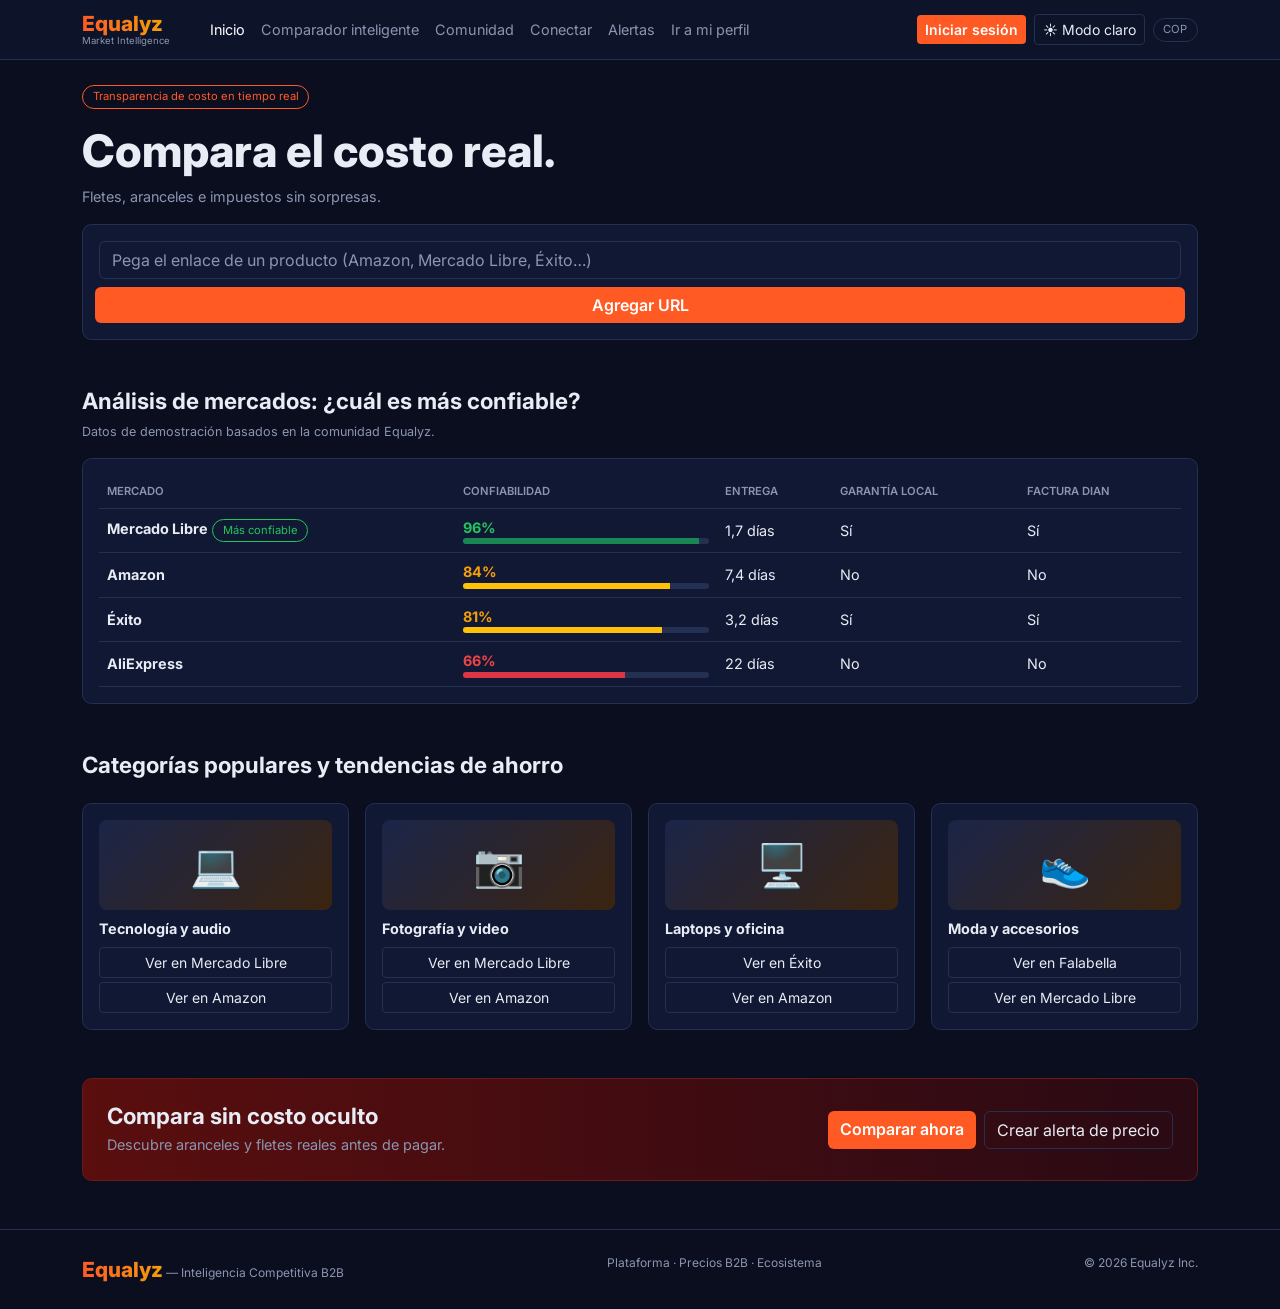
<file: index.html>
<!DOCTYPE html>
<html lang="es">

<head>
    <meta charset="UTF-8">
    <meta name="viewport" content="width=device-width, initial-scale=1">
    <title>Inicio | Equalyz</title>
    <link href="https://cdn.jsdelivr.net/npm/bootstrap@5.3.8/dist/css/bootstrap.min.css" rel="stylesheet">
    <link href="https://fonts.googleapis.com/css2?family=Inter:wght@400;600;800&display=swap" rel="stylesheet">
    <link rel="stylesheet" href="./css/styles.css">
</head>

<body>
    <nav class="navbar navbar-expand-lg sticky-top">
        <div class="container">
            <a class="navbar-brand brand" href="./index.html"><span class="brand-n">Equalyz</span><small>Market
                    Intelligence</small></a>
            <button class="navbar-toggler border-secondary" type="button" data-bs-toggle="collapse" data-bs-target="#m"
                aria-controls="m" aria-expanded="false" aria-label="Menú">
                <span class="navbar-toggler-icon"></span>
            </button>
            <div class="collapse navbar-collapse" id="m">
                <ul class="navbar-nav me-auto ms-lg-3">
                    <li><a class="nav-link active" href="./index.html">Inicio</a></li>
                    <li><a class="nav-link" href="./paginas/comparador.html">Comparador inteligente</a></li>
                    <li id="navEmp" class="d-none">
                        <a class="nav-link" href="./paginas/emprendedor.html">Emprendedor B2B</a>
                    </li>
                    <li><a class="nav-link" href="./paginas/comunidad.html">Comunidad</a></li>
                    <li><a class="nav-link" href="./paginas/conectar.html">Conectar</a></li>
                    <li><a class="nav-link" href="./paginas/alertas.html">Alertas</a></li>
                    <li><a class=" nav-link" href="./paginas/perfil.html">Ir a mi perfil</a></li>
                </ul>
                <span id="authBox"></span><button id="tema" class="btn btn-out btn-sm me-2" type="button">☀ Modo
                    claro</button><span class="tag">COP</span>
            </div>
        </div>
    </nav>
    <main class="container pt-4">
        <span class="tag ac">Transparencia de costo en tiempo real</span>
        <h1 class="hero-t mt-3">Compara el costo real.</h1>
        <p class="mu">Fletes, aranceles e impuestos sin sorpresas.</p>
        <div class="card-eq" id="buscar-box">
            <div class="row g-2">
                <div class="col-md"><input id="url" class="form-control inp"
                        placeholder="Pega el enlace de un producto (Amazon, Mercado Libre, Éxito…)"
                        aria-label="URL del producto"></div>
                <button id="buscar" type="button" class="btn btn-ac w-100">Agregar URL</button>
            </div>
            <p id="err" class="er small mt-2 mb-0 d-none">Escribe una URL válida, por ejemplo https://www.amazon.com/…
            </p>
            <div id="lista"></div>
            <div id="pregunta" class="cta mt-3 d-none"><b>¿Tienes otra URL para añadir o quieres una recomendación
                    personalizada?</b>
                <div class="d-flex flex-wrap gap-2 mt-2">
                    <button id="otra" class="btn btn-out btn-sm">Añadir otra URL</button>
                    <button id="reco" class="btn btn-ac btn-sm">Recomendación personalizada</button>
                    <a href="./paginas/comparador.html" class="btn btn-out btn-sm">Ir al comparador</a>
                </div>
            </div>
        </div>
        <section id="analisis" class="mt-5">
            <h2 class="sec-t">Análisis de mercados: ¿cuál es más confiable?</h2>
            <p class="mu small">Datos de demostración basados en la comunidad Equalyz.</p>
            <div class="card-eq">
                <div class="table-responsive">
                    <table class="table table-eq align-middle mb-0">
                        <thead>
                            <tr>
                                <th>MERCADO</th>
                                <th style="min-width:160px">CONFIABILIDAD</th>
                                <th>ENTREGA</th>
                                <th>GARANTÍA LOCAL</th>
                                <th>FACTURA DIAN</th>
                            </tr>
                        </thead>
                        <tbody>
                            <tr>
                                <td><b>Mercado Libre</b> <span class="tag ok">Más confiable</span></td>
                                <td><b class="ok">96%</b>
                                    <div class="bar"><i class="bg-success" style="width:96%"></i></div>
                                </td>
                                <td>1,7 días</td>
                                <td>Sí</td>
                                <td>Sí</td>
                            </tr>
                            <tr>
                                <td><b>Amazon</b></td>
                                <td><b class="wa">84%</b>
                                    <div class="bar"><i class="bg-warning" style="width:84%"></i></div>
                                </td>
                                <td>7,4 días</td>
                                <td>No</td>
                                <td>No</td>
                            </tr>
                            <tr>
                                <td><b>Éxito</b></td>
                                <td><b class="wa">81%</b>
                                    <div class="bar"><i class="bg-warning" style="width:81%"></i></div>
                                </td>
                                <td>3,2 días</td>
                                <td>Sí</td>
                                <td>Sí</td>
                            </tr>
                            <tr>
                                <td><b>AliExpress</b></td>
                                <td><b class="er">66%</b>
                                    <div class="bar"><i class="bg-danger" style="width:66%"></i></div>
                                </td>
                                <td>22 días</td>
                                <td>No</td>
                                <td>No</td>
                            </tr>
                        </tbody>
                    </table>
                </div>
            </div>
        </section>
        <section class="mt-5">
            <h2 class="sec-t">Categorías populares y tendencias de ahorro</h2>
            <div class="row g-3 mt-1">
                <div class="col-6 col-lg-3">
                    <div class="card-eq h-100">
                        <div class="emo mb-2" role="img" aria-label="Tecnología y audio">💻</div><b>Tecnología y
                            audio</b>
                        <div class="d-grid gap-1 mt-2"><a class="btn btn-out btn-sm"
                                href="https://listado.mercadolibre.com.co/audifonos" target="_blank" rel="noopener">Ver
                                en Mercado Libre</a><a class="btn btn-out btn-sm"
                                href="https://www.amazon.com/s?k=headphones" target="_blank" rel="noopener">Ver en
                                Amazon</a></div>
                    </div>
                </div>
                <div class="col-6 col-lg-3">
                    <div class="card-eq h-100">
                        <div class="emo mb-2" role="img" aria-label="Fotografía y video">📷</div><b>Fotografía y
                            video</b>
                        <div class="d-grid gap-1 mt-2"><a class="btn btn-out btn-sm"
                                href="https://listado.mercadolibre.com.co/camaras-fotograficas" target="_blank"
                                rel="noopener">Ver en Mercado Libre</a><a class="btn btn-out btn-sm"
                                href="https://www.amazon.com/s?k=mirrorless+camera" target="_blank" rel="noopener">Ver
                                en Amazon</a></div>
                    </div>
                </div>
                <div class="col-6 col-lg-3">
                    <div class="card-eq h-100">
                        <div class="emo mb-2" role="img" aria-label="Laptops y oficina">🖥️</div><b>Laptops y
                            oficina</b>
                        <div class="d-grid gap-1 mt-2"><a class="btn btn-out btn-sm"
                                href="https://www.exito.com/s?q=portatil" target="_blank" rel="noopener">Ver en
                                Éxito</a><a class="btn btn-out btn-sm" href="https://www.amazon.com/s?k=laptop"
                                target="_blank" rel="noopener">Ver en Amazon</a></div>
                    </div>
                </div>
                <div class="col-6 col-lg-3">
                    <div class="card-eq h-100">
                        <div class="emo mb-2" role="img" aria-label="Moda y accesorios">👟</div><b>Moda y accesorios</b>
                        <div class="d-grid gap-1 mt-2"><a class="btn btn-out btn-sm"
                                href="https://www.falabella.com.co/falabella-co/search?Ntt=zapatillas" target="_blank"
                                rel="noopener">Ver en Falabella</a><a class="btn btn-out btn-sm"
                                href="https://listado.mercadolibre.com.co/zapatillas" target="_blank" rel="noopener">Ver
                                en Mercado Libre</a></div>
                    </div>
                </div>
            </div>
        </section>
        <div class="cta mt-5 d-flex flex-wrap justify-content-between align-items-center gap-3">
            <div>
                <h2 class="sec-t mb-1">Compara sin costo oculto</h2><span class="mu">Descubre aranceles y fletes reales
                    antes de pagar.</span>
            </div>
            <div class="d-flex gap-2"><a href="./paginas/comparador.html" class="btn btn-ac">Comparar ahora</a><button
                    id="alertaBtn" class="btn btn-out">Crear alerta de precio</button></div>
        </div>
    </main>
    <div class="modal fade" id="mReco" tabindex="-1">
        <div class="modal-dialog">
            <div class="modal-content p-3">
                <h2 class="fs-5 fw-bold">Recomendación personalizada</h2><label class="mu small" for="prio">¿Qué te
                    importa más?</label><select id="prio" class="form-select inp mb-3">
                    <option value="conf">Confiabilidad</option>
                    <option value="rap">Rapidez de entrega</option>
                    <option value="gar">Garantía local</option>
                </select>
                <div id="recoOut"></div>
            </div>
        </div>
    </div>
    <div class="modal fade" id="mAlerta" tabindex="-1">
        <div class="modal-dialog">
            <div class="modal-content p-3">
                <h2 class="fs-5 fw-bold">Crear alerta de precio</h2>
                <input id="alUrl" class="form-control inp mb-2" placeholder="URL del producto" aria-label="URL"><input
                    id="alPrecio" type="number" class="form-control inp mb-2" placeholder="Avísame si baja de (COP)"
                    aria-label="Precio objetivo"><input id="alMail" type="email" class="form-control inp mb-2"
                    placeholder="Correo (opcional)" aria-label="Correo">
                <p id="alErr" class="er small d-none">Escribe una URL válida y un precio mayor que 0.</p><button
                    id="alGuardar" class="btn btn-ac mb-3">Guardar alerta</button><b class="small">Mis alertas</b>
                <div id="alOut"></div>
            </div>
        </div>
    </div>
    <footer class="py-4 mt-5">
        <div class="container d-flex flex-wrap justify-content-between gap-2"><span><b class="brand-n">Equalyz</b> —
                Inteligencia Competitiva B2B</span><span>Plataforma · Precios B2B · Ecosistema</span><span>© 2026
                Equalyz Inc.</span></div>
    </footer>
    <script src="https://cdn.jsdelivr.net/npm/bootstrap@5.3.8/dist/js/bootstrap.bundle.min.js"></script>
    <script src="./JS/tema.js"></script>
    <script src="./JS/app.js"></script>
</body>

</html>
</file>
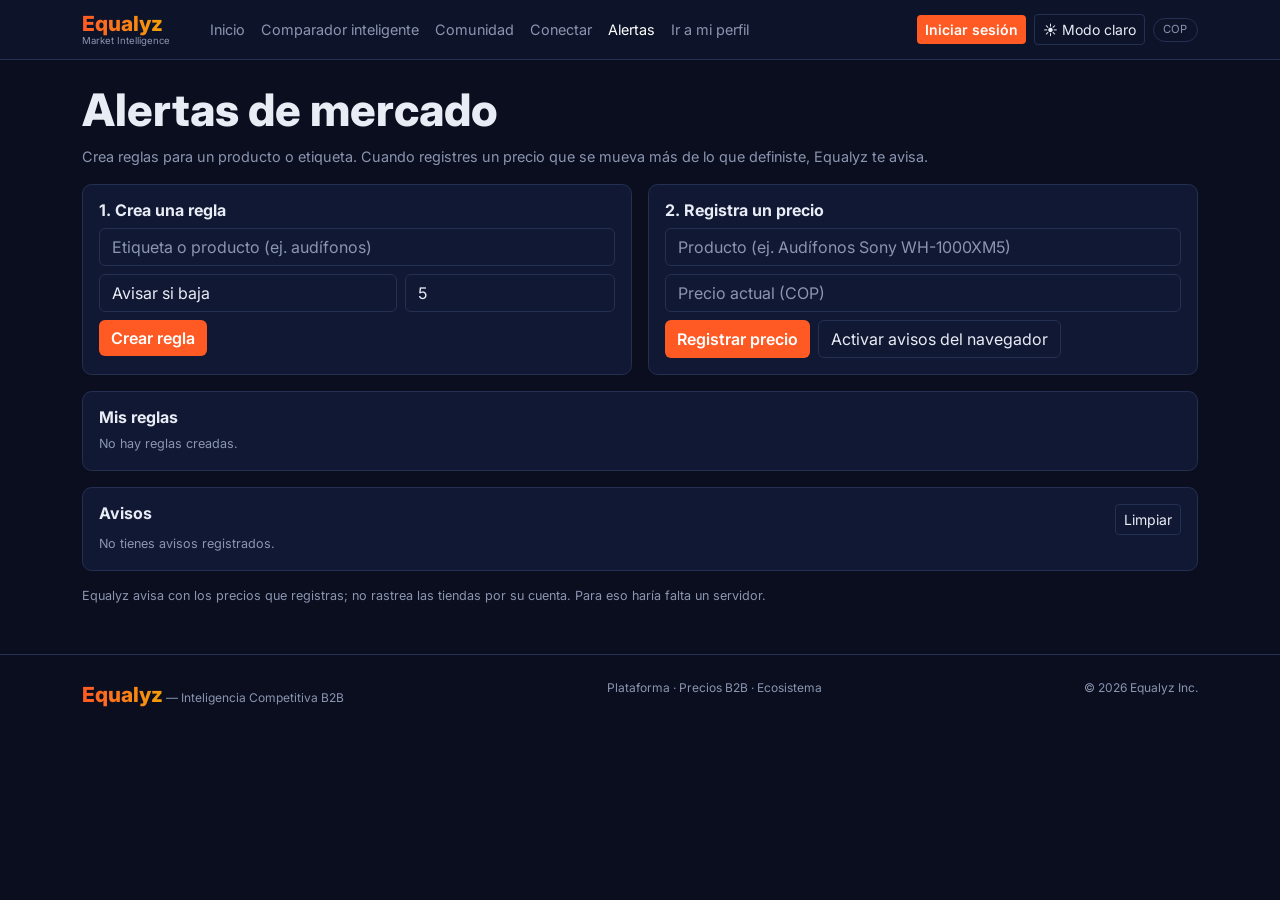
<file: paginas/alertas.html>
<!DOCTYPE html>
<html lang="es">

<head>
    <meta charset="UTF-8">
    <meta name="viewport" content="width=device-width, initial-scale=1">
    <title>Alertas | Equalyz</title>
    <link href="https://cdn.jsdelivr.net/npm/bootstrap@5.3.8/dist/css/bootstrap.min.css" rel="stylesheet">
    <link href="https://fonts.googleapis.com/css2?family=Inter:wght@400;600;800&display=swap" rel="stylesheet">
    <link rel="stylesheet" href="../css/styles.css">
</head>

<body>
    <nav class="navbar navbar-expand-lg sticky-top">
        <div class="container">
            <a class="navbar-brand brand" href="../index.html"><span class="brand-n">Equalyz</span><small>Market
                    Intelligence</small></a>
            <button class="navbar-toggler border-secondary" type="button" data-bs-toggle="collapse" data-bs-target="#m"
                aria-controls="m" aria-expanded="false" aria-label="Menú"><span
                    class="navbar-toggler-icon"></span></button>
            <div class="collapse navbar-collapse" id="m">
                <ul class="navbar-nav me-auto ms-lg-3">
                    <li><a class="nav-link" href="../index.html">Inicio</a></li>
                    <li><a class="nav-link" href="./comparador.html">Comparador inteligente</a></li>
                    <li id="navEmp" class="d-none"><a class="nav-link" href="./emprendedor.html">Emprendedor B2B</a>
                    </li>
                    <li><a class="nav-link" href="./comunidad.html">Comunidad</a></li>
                    <li><a class="nav-link" href="./conectar.html">Conectar</a></li>
                    <li><a class="nav-link active" href="./alertas.html">Alertas</a></li>
                    <li><a class="nav-link" href="./perfil.html">Ir a mi perfil</a></li>
                </ul>
                <span id="authBox"></span><button id="tema" class="btn btn-out btn-sm me-2" type="button">☀ Modo
                    claro</button><span class="tag">COP</span>
            </div>
        </div>
    </nav>
    <main class="container pt-4">
        <h1 class="hero-t">Alertas de mercado</h1>
        <p class="mu">Crea reglas para un producto o etiqueta. Cuando registres un precio que se mueva más de lo que
            definiste, Equalyz te avisa.</p>
        <div class="row g-3">
            <div class="col-lg-6">
                <div class="card-eq h-100">
                    <h2 class="fs-6 fw-bold">1. Crea una regla</h2>
                    <input id="rTag" class="form-control inp mb-2" placeholder="Etiqueta o producto (ej. audífonos)"
                        aria-label="Etiqueta">
                    <div class="row g-2 mb-2">
                        <div class="col-7"><select id="rDir" class="form-select inp" aria-label="Dirección">
                                <option value="baja">Avisar si baja</option>
                                <option value="sube">Avisar si sube</option>
                                <option value="ambas">Avisar si se mueve</option>
                            </select></div>
                        <div class="col-5"><input id="rPct" type="number" min="0.1" step="0.1" value="5"
                                class="form-control inp" aria-label="Porcentaje"></div>
                    </div>
                    <p id="rErr" class="er small d-none">Escribe una etiqueta y un porcentaje mayor que 0.</p><button
                        id="rOk" class="btn btn-ac">Crear regla</button>
                </div>
            </div>
            <div class="col-lg-6">
                <div class="card-eq h-100">
                    <h2 class="fs-6 fw-bold">2. Registra un precio</h2><input id="oNom" class="form-control inp mb-2"
                        placeholder="Producto (ej. Audífonos Sony WH-1000XM5)" aria-label="Producto"><input id="oPrecio"
                        type="number" min="1" class="form-control inp mb-2" placeholder="Precio actual (COP)"
                        aria-label="Precio">
                    <p id="oErr" class="er small d-none">Escribe el producto y un precio mayor que 0.</p>
                    <div class="d-flex gap-2"><button id="oOk" class="btn btn-ac">Registrar precio</button><button
                            id="nOk" class="btn btn-out">Activar avisos del navegador</button></div>
                </div>
            </div>
        </div>
        <section class="card-eq mt-3">
            <h2 class="fs-6 fw-bold">Mis reglas</h2>
            <div id="rList"></div>
        </section>
        <section class="card-eq mt-3">
            <div class="d-flex justify-content-between">
                <h2 class="fs-6 fw-bold">Avisos</h2><button id="dClr" class="btn btn-out btn-sm">Limpiar</button>
            </div>
            <div id="dList"></div>
        </section>
        <p class="mu small mt-3">Equalyz avisa con los precios que registras; no rastrea las tiendas por su cuenta. Para
            eso haría falta un servidor.</p>
    </main>
    <footer class="py-4 mt-5">
        <div class="container d-flex flex-wrap justify-content-between gap-2"><span><b class="brand-n">Equalyz</b> —
                Inteligencia Competitiva B2B</span><span>Plataforma · Precios B2B · Ecosistema</span><span>© 2026
                Equalyz Inc.</span></div>
    </footer>
    <script src="https://cdn.jsdelivr.net/npm/bootstrap@5.3.8/dist/js/bootstrap.bundle.min.js"></script>
    <script src="../JS/tema.js"></script>
    <script src="../JS/datos-dian.js"></script>
    <script src="../JS/app.js"></script>
</body>

</html>
</file>
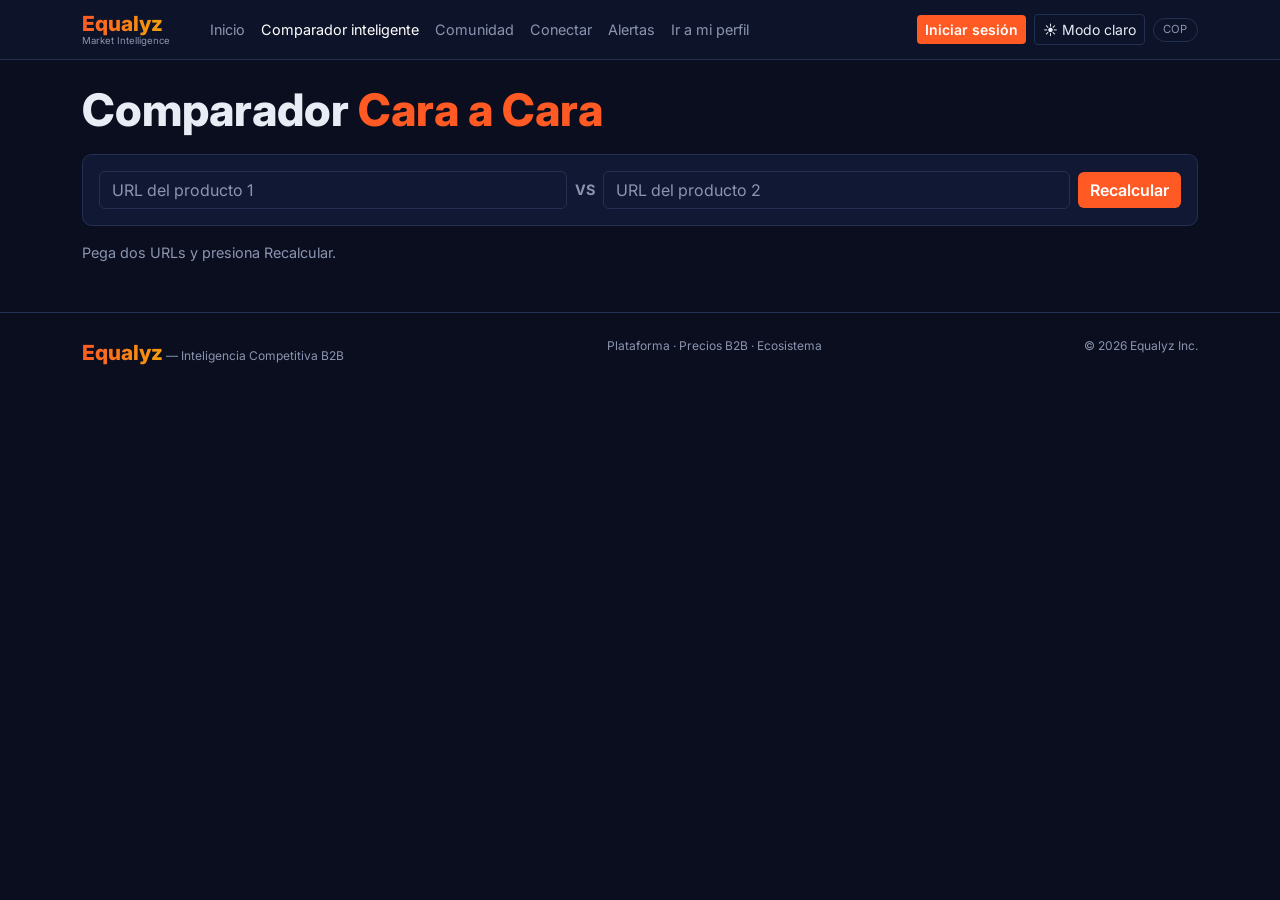
<file: paginas/comparador.html>
<!DOCTYPE html>
<html lang="es">

<head>
    <meta charset="UTF-8">
    <meta name="viewport" content="width=device-width, initial-scale=1">
    <title>Comparador | Equalyz</title>
    <link href="https://cdn.jsdelivr.net/npm/bootstrap@5.3.8/dist/css/bootstrap.min.css" rel="stylesheet">
    <link href="https://fonts.googleapis.com/css2?family=Inter:wght@400;600;800&display=swap" rel="stylesheet">
    <link rel="stylesheet" href="../css/styles.css">
</head>

<body>
    <nav class="navbar navbar-expand-lg sticky-top">
        <div class="container">
            <a class="navbar-brand brand" href="../index.html"><span class="brand-n">Equalyz</span><small>Market
                    Intelligence</small></a>
            <button class="navbar-toggler border-secondary" type="button" data-bs-toggle="collapse" data-bs-target="#m"
                aria-controls="m" aria-expanded="false" aria-label="Menú"><span
                    class="navbar-toggler-icon"></span></button>
            <div class="collapse navbar-collapse" id="m">
                <ul class="navbar-nav me-auto ms-lg-3">
                    <li><a class="nav-link" href="../index.html">Inicio</a></li>
                    <li><a class="nav-link active" href="./comparador.html">Comparador inteligente</a></li>
                    <li id="navEmp" class="d-none"><a class="nav-link" href="./emprendedor.html">Emprendedor B2B</a>
                    </li>
                    <li><a class="nav-link" href="./comunidad.html">Comunidad</a></li>
                    <li><a class="nav-link" href="./conectar.html">Conectar</a></li>
                    <li><a class="nav-link" href="./alertas.html">Alertas</a></li>
                    <li><a class="nav-link" href="./perfil.html">Ir a mi perfil</a></li>
                </ul>
                <span id="authBox"></span><button id="tema" class="btn btn-out btn-sm me-2" type="button">☀ Modo
                    claro</button><span class="tag">COP</span>
            </div>
        </div>
    </nav>
    <main class="container pt-4">
        <h1 class="hero-t">Comparador <span class="ac">Cara a Cara</span></h1>
        <div class="card-eq mt-3">
            <div class="row g-2 align-items-center">
                <div class="col-lg"><input id="u1" class="form-control inp" placeholder="URL del producto 1"
                        aria-label="URL 1"></div>
                <div class="col-lg-auto text-center mu fw-bold">VS</div>
                <div class="col-lg"><input id="u2" class="form-control inp" placeholder="URL del producto 2"
                        aria-label="URL 2"></div>
                <div class="col-lg-auto"><button id="calc" class="btn btn-ac w-100">Recalcular</button></div>
            </div>
        </div>
        <div id="res" class="mt-3">
            <p class="mu">Pega dos URLs y presiona Recalcular.</p>
        </div>
    </main>
    <footer class="py-4 mt-5">
        <div class="container d-flex flex-wrap justify-content-between gap-2"><span><b class="brand-n">Equalyz</b> —
                Inteligencia Competitiva B2B</span><span>Plataforma · Precios B2B · Ecosistema</span><span>© 2026
                Equalyz Inc.</span></div>
    </footer>
    <script src="https://cdn.jsdelivr.net/npm/bootstrap@5.3.8/dist/js/bootstrap.bundle.min.js"></script>
    <script src="../JS/tema.js"></script>
    <script src="../JS/datos-dian.js"></script>
    <script src="../JS/app.js"></script>
</body>

</html>
</file>
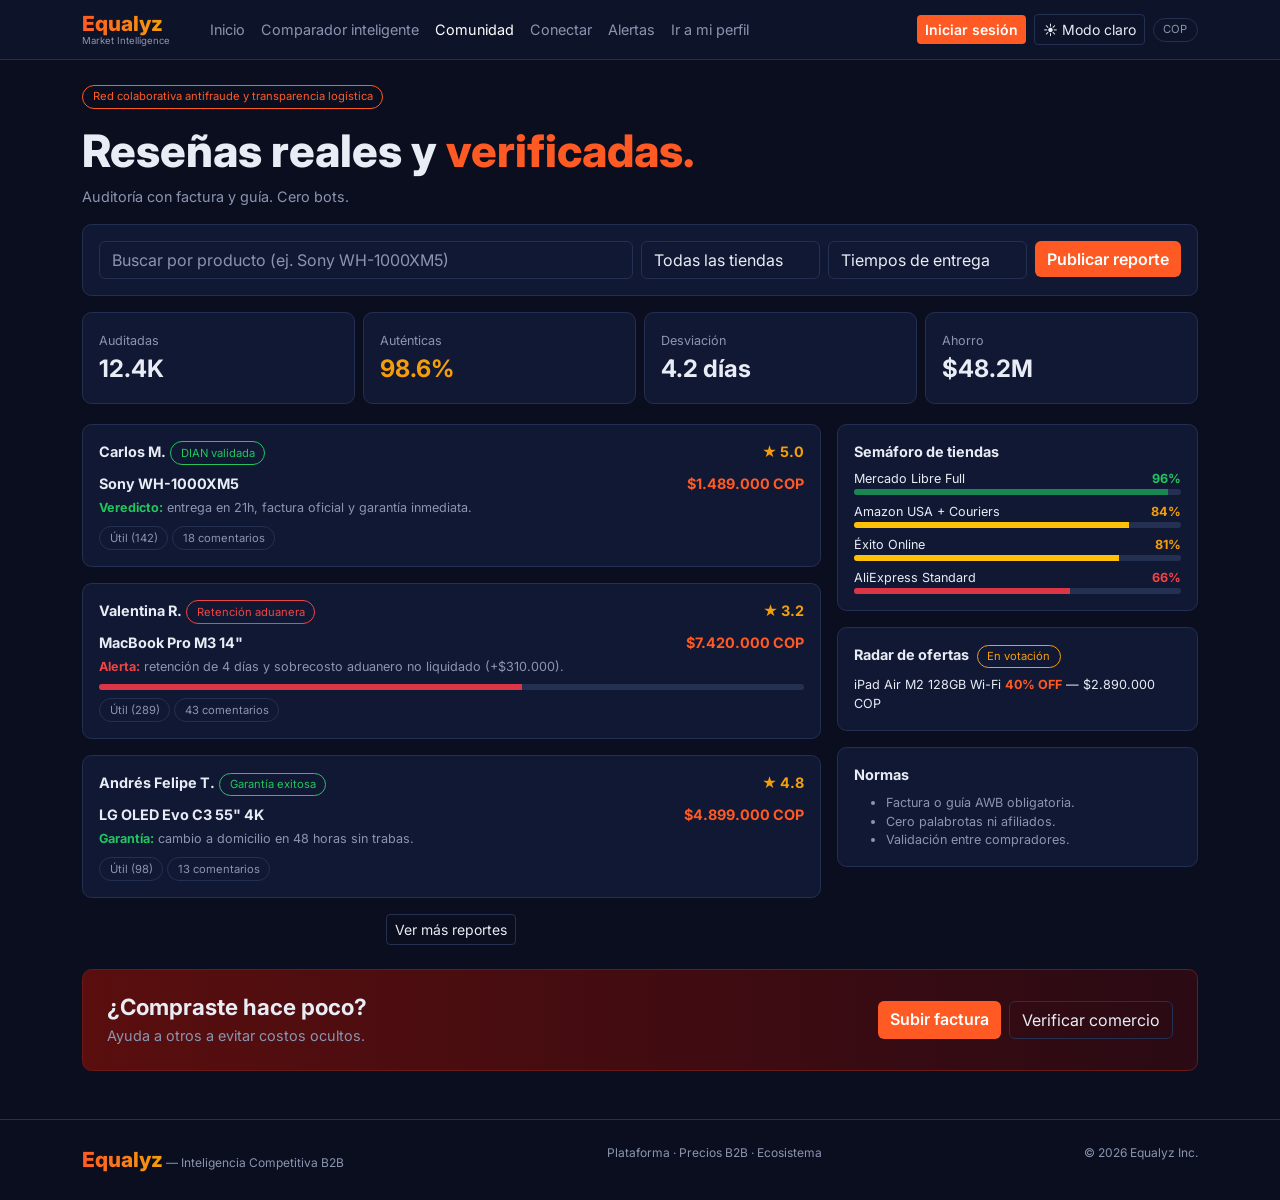
<file: paginas/comunidad.html>
<!DOCTYPE html>
<html lang="es">

<head>
    <meta charset="UTF-8">
    <meta name="viewport" content="width=device-width, initial-scale=1">
    <title>Comunidad | Equalyz</title>
    <link href="https://cdn.jsdelivr.net/npm/bootstrap@5.3.8/dist/css/bootstrap.min.css" rel="stylesheet">
    <link href="https://fonts.googleapis.com/css2?family=Inter:wght@400;600;800&display=swap" rel="stylesheet">
    <link rel="stylesheet" href="../css/styles.css">
</head>

<body>
    <nav class="navbar navbar-expand-lg sticky-top">
        <div class="container">
            <a class="navbar-brand brand" href="../index.html"><span class="brand-n">Equalyz</span><small>Market
                    Intelligence</small></a>
            <button class="navbar-toggler border-secondary" type="button" data-bs-toggle="collapse" data-bs-target="#m"
                aria-controls="m" aria-expanded="false" aria-label="Menú"><span
                    class="navbar-toggler-icon"></span></button>
            <div class="collapse navbar-collapse" id="m">
                <ul class="navbar-nav me-auto ms-lg-3">
                    <li><a class="nav-link" href="../index.html">Inicio</a></li>
                    <li><a class="nav-link" href="./comparador.html">Comparador inteligente</a></li>
                    <li id="navEmp" class="d-none"><a class="nav-link" href="./emprendedor.html">Emprendedor B2B</a>
                    </li>
                    <li><a class="nav-link active" href="./comunidad.html">Comunidad</a></li>
                    <li><a class="nav-link" href="./conectar.html">Conectar</a></li>
                    <li><a class="nav-link" href="./alertas.html">Alertas</a></li>
                    <li><a class="nav-link" href="./perfil.html">Ir a mi perfil</a></li>
                </ul>
                <span id="authBox"></span><button id="tema" class="btn btn-out btn-sm me-2" type="button">☀ Modo
                    claro</button><span class="tag">COP</span>
            </div>
        </div>
    </nav>
    <main class="container pt-4">
        <span class="tag ac">Red colaborativa antifraude y transparencia logística</span>
        <h1 class="hero-t mt-3">Reseñas reales y <span class="ac">verificadas.</span></h1>
        <p class="mu">Auditoría con factura y guía. Cero bots.</p>
        <div class="card-eq">
            <div class="row g-2">
                <div class="col-lg"><input class="form-control inp"
                        placeholder="Buscar por producto (ej. Sony WH-1000XM5)" aria-label="Buscar"></div>
                <div class="col-6 col-lg-auto"><select class="form-select inp" aria-label="Tiendas">
                        <option>Todas las tiendas</option>
                    </select></div>
                <div class="col-6 col-lg-auto"><select class="form-select inp" aria-label="Tiempos">
                        <option>Tiempos de entrega</option>
                    </select></div>
                <div class="col-lg-auto"><button class="btn btn-ac w-100">Publicar reporte</button></div>
            </div>
        </div>
        <div class="row g-2 mt-2 stat">
            <div class="col-6 col-md-3">
                <div class="card-eq"><span class="mu small">Auditadas</span><b>12.4K</b></div>
            </div>
            <div class="col-6 col-md-3">
                <div class="card-eq"><span class="mu small">Auténticas</span><b class="wa">98.6%</b></div>
            </div>
            <div class="col-6 col-md-3">
                <div class="card-eq"><span class="mu small">Desviación</span><b>4.2 días</b></div>
            </div>
            <div class="col-6 col-md-3">
                <div class="card-eq"><span class="mu small">Ahorro</span><b>$48.2M</b></div>
            </div>
        </div>
        <div class="row g-3 mt-1">
            <div class="col-lg-8 d-grid gap-3 align-content-start">
                <article class="card-eq"><b>Carlos M.</b> <span class="tag ok">DIAN validada</span> <b
                        class="wa float-end">★ 5.0</b>
                    <p class="mb-1 mt-2 fw-bold">Sony WH-1000XM5 <span class="ac float-end">$1.489.000 COP</span></p>
                    <p class="mu small mb-2"><b class="ok">Veredicto:</b> entrega en 21h, factura oficial y garantía
                        inmediata.</p><span class="tag">Útil (142)</span> <span class="tag">18 comentarios</span>
                </article>
                <article class="card-eq"><b>Valentina R.</b> <span class="tag er">Retención aduanera</span> <b
                        class="wa float-end">★ 3.2</b>
                    <p class="mb-1 mt-2 fw-bold">MacBook Pro M3 14" <span class="ac float-end">$7.420.000 COP</span></p>
                    <p class="mu small mb-2"><b class="er">Alerta:</b> retención de 4 días y sobrecosto aduanero no
                        liquidado (+$310.000).</p>
                    <div class="bar"><i class="bg-danger" style="width:60%"></i></div><span class="tag mt-2">Útil
                        (289)</span> <span class="tag">43 comentarios</span>
                </article>
                <article class="card-eq"><b>Andrés Felipe T.</b> <span class="tag ok">Garantía exitosa</span> <b
                        class="wa float-end">★ 4.8</b>
                    <p class="mb-1 mt-2 fw-bold">LG OLED Evo C3 55" 4K <span class="ac float-end">$4.899.000 COP</span>
                    </p>
                    <p class="mu small mb-2"><b class="ok">Garantía:</b> cambio a domicilio en 48 horas sin trabas.</p>
                    <span class="tag">Útil (98)</span> <span class="tag">13 comentarios</span>
                </article>
                <div class="text-center"><a href="#" class="btn btn-out btn-sm">Ver más reportes</a></div>
            </div>
            <aside class="col-lg-4 d-grid gap-3 align-content-start">
                <div class="card-eq"><b>Semáforo de tiendas</b>
                    <div class="small mt-2">
                        <div class="d-flex justify-content-between"><span>Mercado Libre Full</span><b class="ok">96%</b>
                        </div>
                        <div class="bar mb-2"><i class="bg-success" style="width:96%"></i></div>
                        <div class="d-flex justify-content-between"><span>Amazon USA + Couriers</span><b
                                class="wa">84%</b></div>
                        <div class="bar mb-2"><i class="bg-warning" style="width:84%"></i></div>
                        <div class="d-flex justify-content-between"><span>Éxito Online</span><b class="wa">81%</b></div>
                        <div class="bar mb-2"><i class="bg-warning" style="width:81%"></i></div>
                        <div class="d-flex justify-content-between"><span>AliExpress Standard</span><b
                                class="er">66%</b></div>
                        <div class="bar"><i class="bg-danger" style="width:66%"></i></div>
                    </div>
                </div>
                <div class="card-eq"><b>Radar de ofertas</b> <span class="tag wa ms-1">En votación</span>
                    <p class="small mb-0 mt-2">iPad Air M2 128GB Wi-Fi <b class="ac">40% OFF</b> — $2.890.000 COP</p>
                </div>
                <div class="card-eq"><b>Normas</b>
                    <ul class="small mu mb-0 mt-2">
                        <li>Factura o guía AWB obligatoria.</li>
                        <li>Cero palabrotas ni afiliados.</li>
                        <li>Validación entre compradores.</li>
                    </ul>
                </div>
            </aside>
        </div>
        <div class="cta mt-4 d-flex flex-wrap justify-content-between align-items-center gap-3">
            <div>
                <h2 class="sec-t mb-1">¿Compraste hace poco?</h2><span class="mu">Ayuda a otros a evitar costos
                    ocultos.</span>
            </div>
            <div class="d-flex gap-2"><a href="#" class="btn btn-ac">Subir factura</a><a href="#"
                    class="btn btn-out">Verificar comercio</a></div>
        </div>
    </main>
    <footer class="py-4 mt-5">
        <div class="container d-flex flex-wrap justify-content-between gap-2"><span><b class="brand-n">Equalyz</b> —
                Inteligencia Competitiva B2B</span><span>Plataforma · Precios B2B · Ecosistema</span><span>© 2026
                Equalyz Inc.</span></div>
    </footer>
    <script src="https://cdn.jsdelivr.net/npm/bootstrap@5.3.8/dist/js/bootstrap.bundle.min.js"></script>
    <script src="../JS/tema.js"></script>
    <script src="../JS/datos-dian.js"></script>
    <script src="../JS/app.js"></script>
</body>

</html>
</file>
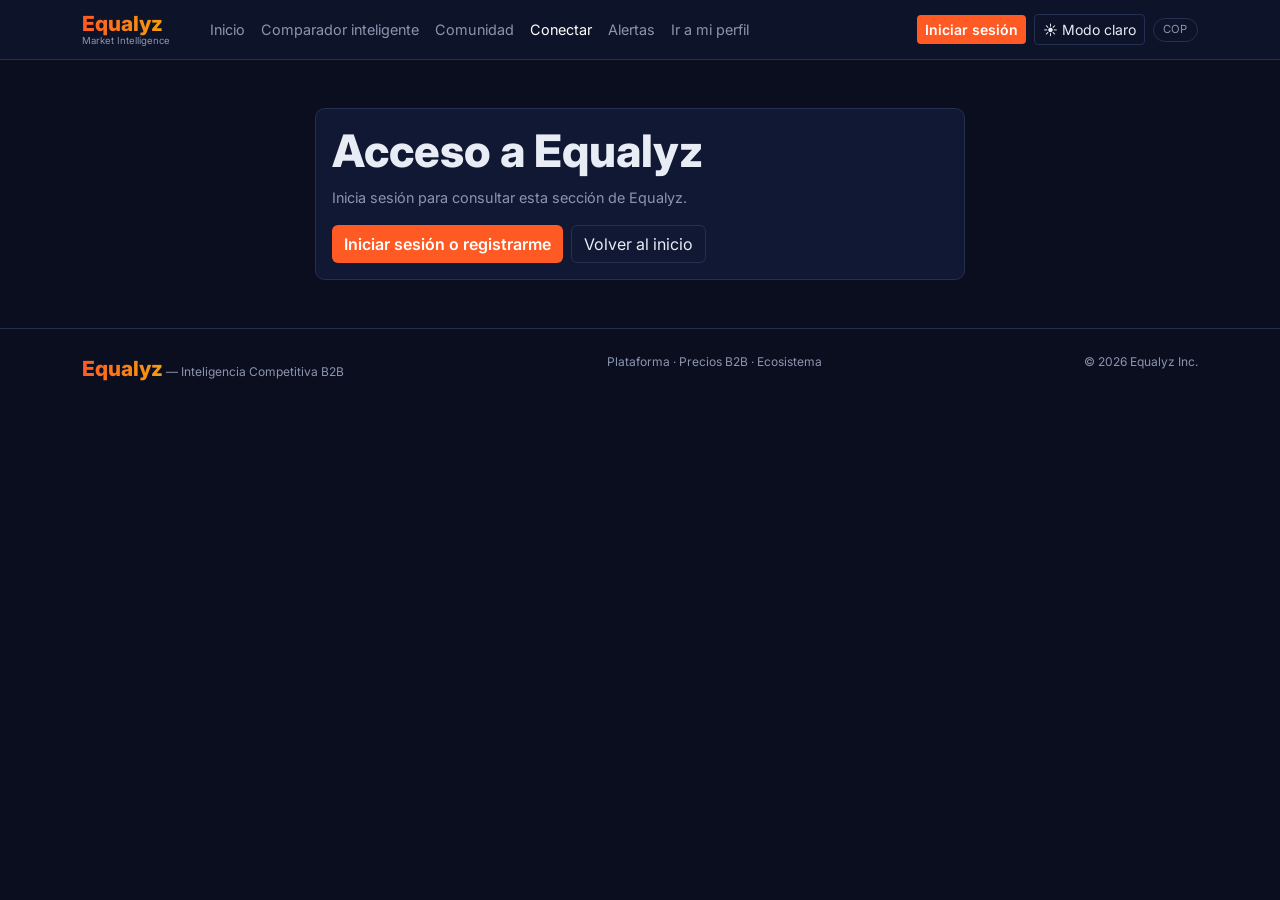
<file: paginas/conectar.html>
<!DOCTYPE html>
<html lang="es">

<head>
    <meta charset="UTF-8">
    <meta name="viewport" content="width=device-width, initial-scale=1">
    <title>Conectar tienda | Equalyz</title>
    <link href="https://cdn.jsdelivr.net/npm/bootstrap@5.3.8/dist/css/bootstrap.min.css" rel="stylesheet">
    <link href="https://fonts.googleapis.com/css2?family=Inter:wght@400;600;800&display=swap" rel="stylesheet">
    <link rel="stylesheet" href="../css/styles.css">
</head>

<body>
    <nav class="navbar navbar-expand-lg sticky-top">
        <div class="container">
            <a class="navbar-brand brand" href="../index.html"><span class="brand-n">Equalyz</span><small>Market
                    Intelligence</small></a>
            <button class="navbar-toggler border-secondary" type="button" data-bs-toggle="collapse" data-bs-target="#m"
                aria-controls="m" aria-expanded="false" aria-label="Menú"><span
                    class="navbar-toggler-icon"></span></button>
            <div class="collapse navbar-collapse" id="m">
                <ul class="navbar-nav me-auto ms-lg-3">
                    <li><a class="nav-link" href="../index.html">Inicio</a></li>
                    <li><a class="nav-link" href="./comparador.html">Comparador inteligente</a></li>
                    <li id="navEmp" class="d-none"><a class="nav-link" href="./emprendedor.html">Emprendedor B2B</a>
                    </li>
                    <li><a class="nav-link" href="./comunidad.html">Comunidad</a></li>
                    <li><a class="nav-link active" href="./conectar.html">Conectar</a></li>
                    <li><a class="nav-link" href="./alertas.html">Alertas</a></li>
                    <li><a class="nav-link" href="./perfil.html">Ir a mi perfil</a></li>
                </ul>
                <span id="authBox"></span><button id="tema" class="btn btn-out btn-sm me-2" type="button">☀ Modo
                    claro</button><span class="tag">COP</span>
            </div>
        </div>
    </nav>
    <main class="container pt-4" data-auth>
        <h1 class="hero-t">Conectar tienda</h1>
        <p class="mu">
            Consulta las plataformas comerciales disponibles y accede a sus sitios oficiales
            para conocer sus opciones de afiliación o registro como vendedor.
        </p>
        <div class="row g-3">
            <div class="col-6 col-lg-3">
                <div class="card-eq h-100 text-center"><b class="d-block mb-3">Mercado Libre</b><a
                        class="btn btn-ac w-100" href="https://www.mercadolibre.com.co" target="_blank"
                        rel="noopener">Ir a Mercado Libre</a></div>
            </div>
            <div class="col-6 col-lg-3">
                <div class="card-eq h-100 text-center"><b class="d-block mb-3">Amazon</b><a class="btn btn-ac w-100"
                        href="https://www.amazon.com" target="_blank" rel="noopener">Ir a Amazon</a></div>
            </div>
            <div class="col-6 col-lg-3">
                <div class="card-eq h-100 text-center"><b class="d-block mb-3">Éxito</b><a class="btn btn-ac w-100"
                        href="https://www.exito.com" target="_blank" rel="noopener">Ir a Éxito</a></div>
            </div>
            <div class="col-6 col-lg-3">
                <div class="card-eq h-100 text-center"><b class="d-block mb-3">Alkosto</b><a class="btn btn-ac w-100"
                        href="https://www.alkosto.com" target="_blank" rel="noopener">Ir a Alkosto</a></div>
            </div>
            <div class="col-6 col-lg-3">
                <div class="card-eq h-100 text-center"><b class="d-block mb-3">Falabella</b><a class="btn btn-ac w-100"
                        href="https://www.falabella.com.co" target="_blank" rel="noopener">Ir a Falabella</a></div>
            </div>
            <div class="col-6 col-lg-3">
                <div class="card-eq h-100 text-center"><b class="d-block mb-3">AliExpress</b><a class="btn btn-ac w-100"
                        href="https://www.aliexpress.com" target="_blank" rel="noopener">Ir a AliExpress</a></div>
            </div>
            <div class="col-6 col-lg-3">
                <div class="card-eq h-100 text-center"><b class="d-block mb-3">Shopify</b><a class="btn btn-ac w-100"
                        href="https://www.shopify.com" target="_blank" rel="noopener">Ir a Shopify</a></div>
            </div>
        </div>
    </main>
    <footer class="py-4 mt-5">
        <div class="container d-flex flex-wrap justify-content-between gap-2"><span><b class="brand-n">Equalyz</b> —
                Inteligencia Competitiva B2B</span><span>Plataforma · Precios B2B · Ecosistema</span><span>© 2026
                Equalyz Inc.</span></div>
    </footer>
    <script src="https://cdn.jsdelivr.net/npm/bootstrap@5.3.8/dist/js/bootstrap.bundle.min.js"></script>
    <script src="../JS/tema.js"></script>
    <script src="../JS/app.js"></script>
</body>

</html>
</file>
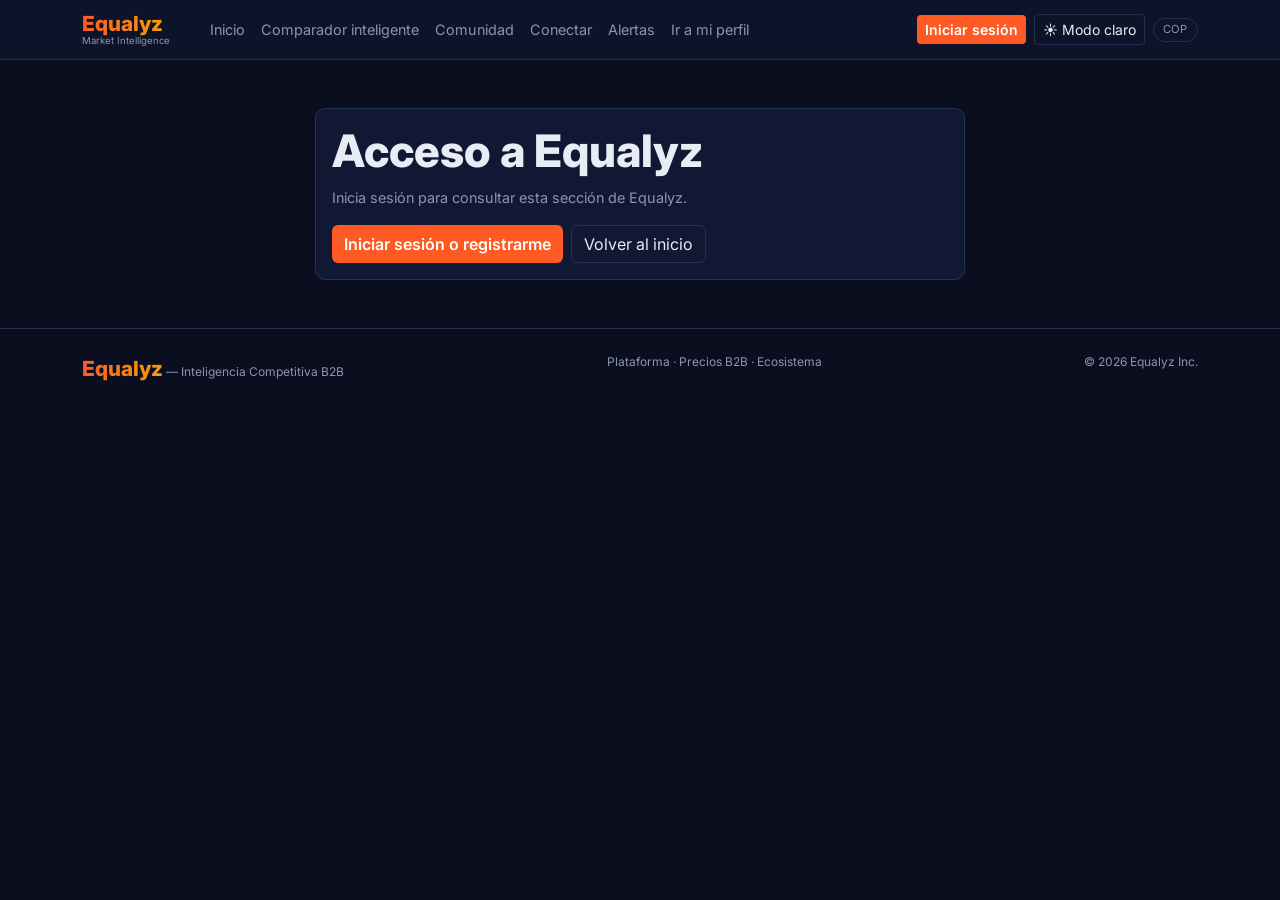
<file: paginas/emprendedor.html>
<!DOCTYPE html>
<html lang="es">

<head>
    <meta charset="UTF-8">
    <meta name="viewport" content="width=device-width, initial-scale=1">
    <title>Emprendedor B2B | Equalyz</title>
    <link href="https://cdn.jsdelivr.net/npm/bootstrap@5.3.8/dist/css/bootstrap.min.css" rel="stylesheet">
    <link href="https://fonts.googleapis.com/css2?family=Inter:wght@400;600;800&display=swap" rel="stylesheet">
    <link rel="stylesheet" href="../css/styles.css">
</head>

<body>
    <nav class="navbar navbar-expand-lg sticky-top">
        <div class="container">
            <a class="navbar-brand brand" href="../index.html"><span class="brand-n">Equalyz</span><small>Market
                    Intelligence</small></a>
            <button class="navbar-toggler border-secondary" type="button" data-bs-toggle="collapse" data-bs-target="#m"
                aria-controls="m" aria-expanded="false" aria-label="Menú"></span></button>
            <div class="collapse navbar-collapse" id="m">

                <ul class="navbar-nav me-auto ms-lg-3">
                    <li><a class="nav-link" href="../index.html">Inicio</a></li>
                    <li><a class="nav-link" href="./comparador.html">Comparador inteligente</a></li>
                    <li id="navEmp" class="d-none">
                        <a class="nav-link active" href="./emprendedor.html">Emprendedor B2B</a>
                    </li>
                    <li><a class="nav-link" href="./comunidad.html">Comunidad</a></li>
                    <li><a class="nav-link" href="./conectar.html">Conectar</a></li>
                    <li><a class="nav-link" href="./alertas.html">Alertas</a></li>
                    <li><a class="nav-link" href="./perfil.html">Ir a mi perfil</a></li>
                </ul>
                <span id="authBox"></span><button id="tema" class="btn btn-out btn-sm me-2" type="button">☀ Modo
                    claro</button><span class="tag">COP</span>
            </div>
        </div>
    </nav>
    <main class="container pt-4" data-auth>
        <span class="tag ac">Datos B2B · TRM actualizada</span>
        <div class="d-flex flex-wrap justify-content-between align-items-end gap-2 mt-2">
            <div>
                <h1 class="hero-t mb-1">Panel Emprendedor B2B</h1>
                <p class="mu mb-0">Arbitraje, márgenes y monitoreo de competidores.</p>
            </div>
            <div class="d-flex gap-2">
                <button id="csv" type="button" class="btn btn-out btn-sm">Descargar CSV</button>
                <button id="addBtn" type="button" class="btn btn-ac btn-sm">+ Agregar producto o SKU</button>
            </div>
            <div class="row g-2 mt-3 stat">
                <div class="col-6 col-lg-3">
                    <div class="card-eq"><span class="mu small">Productos (SKUs)</span><b id="stSku">0</b></div>
                </div>
                <div class="col-6 col-lg-3">
                    <div class="card-eq"><span class="mu small">Rivales más baratos</span><b id="stAl" class="er">0</b>
                    </div>
                </div>
                <div class="col-6 col-lg-3">
                    <div class="card-eq"><span class="mu small">Margen total</span><b id="stMg">$0</b></div>
                </div>
                <div class="col-6 col-lg-3">
                    <div class="card-eq"><span class="mu small">Salud del catálogo</span><b id="stSa"
                            class="ok">0/100</b>
                    </div>
                </div>
            </div>
            <section class="card-eq mt-3">
                <h2 class="fs-5 fw-bold mb-0">Matriz de arbitraje de alta rentabilidad</h2>
                <p class="mu small">Margen = venta sugerida − costo desembarcado. Los precios los escribes tú.</p>
                <div class="table-responsive">
                    <table class="table table-eq align-middle mb-0">
                        <thead>
                            <tr>
                                <th>PRODUCTO</th>
                                <th>ORIGEN / PROVEEDOR</th>
                                <th>COSTO DESEMBARCADO</th>
                                <th>VENTA SUGERIDA</th>
                                <th>MARGEN</th>
                                <th></th>
                            </tr>
                        </thead>
                        <tbody id="tbody"></tbody>
                    </table>
                </div>
            </section>
            <div class="row g-3 mt-1">
                <section class="col-lg-7">
                    <div class="card-eq h-100">
                        <h2 class="fs-6 fw-bold">Radar de competidores (Buy Box)</h2>
                        <div id="radar"></div>
                    </div>
                </section>
                <section class="col-lg-5">
                    <div class="card-eq h-100">
                        <h2 class="fs-6 fw-bold">Simulador DIAN &amp; Courier</h2>
                        <p id="simNota" class="small wa"></p>
                        <div class="row g-2 mb-2">
                            <div class="col-6"><label class="mu small" for="fob">Valor FOB (USD)</label><input id="fob"
                                    type="number" min="0" class="form-control inp" value="150"></div>
                            <div class="col-6"><label class="mu small" for="kg">Peso (kg)</label><input id="kg"
                                    type="number" min="0" step="0.1" class="form-control inp" value="2.5"></div>
                            <div class="col-6"><label class="mu small" for="orig">Origen</label><select id="orig"
                                    class="form-select inp">
                                    <option value="tlc">EE. UU. u otro país con TLC</option>
                                    <option value="notlc">China u otro sin TLC</option>
                                </select></div>
                            <div class="col-6"><label class="mu small" for="tarifa">Courier (USD/lb,
                                    estimado)</label><input id="tarifa" type="number" min="0" step="0.1"
                                    class="form-control inp"></div>
                        </div>
                        <div class="card-eq small" id="simOut"></div>
                        <p class="mu small mt-2 mb-0">Referencia, no asesoría aduanera: confirma las reglas con la DIAN.
                        </p>
                    </div>
                </section>
            </div>
            <div class="cta mt-3 d-flex flex-wrap justify-content-between align-items-center gap-3">
                <div><b>Conecta tu catálogo de Mercado Libre o Shopify</b>
                    <div class="mu small">Afíliate a tiendas en línea para vender y sincronizar precios.</div>
                </div><a href="conectar.html" class="btn btn-ac">Conectar tienda</a>
            </div>
    </main>
    <div class="modal fade" id="mSku" tabindex="-1">
        <div class="modal-dialog">
            <div class="modal-content p-3">
                <h2 class="fs-5 fw-bold">Agregar producto o SKU</h2>
                <input id="fSku" class="form-control inp mb-2" placeholder="SKU (ej. ANC-9821)" aria-label="SKU">
                <input id="fNom" class="form-control inp mb-2" placeholder="Nombre del producto" aria-label="Nombre">
                <input id="fProv" class="form-control inp mb-2" placeholder="Proveedor" aria-label="Proveedor">
                <input id="fOri" class="form-control inp mb-2" placeholder="País de origen" aria-label="Origen">
                <input id="fCos" type="number" min="0" step="1" class="form-control inp mb-2"
                    placeholder="Costo desembarcado (COP)" aria-label="Costo">
                <input id="fVen" type="number" min="0" step="1" class="form-control inp mb-2"
                    placeholder="Venta sugerida (COP)" aria-label="Venta">
                <input id="fRiv" type="number" min="0" step="1" class="form-control inp mb-2"
                    placeholder="Precio del rival (COP, opcional)" aria-label="Rival">
                <p id="fErr" class="er small d-none"></p>
                <button id="fOk" class="btn btn-ac">Guardar producto</button>
            </div>
        </div>
    </div>
    <div class="modal fade" id="mAj" tabindex="-1">
        <div class="modal-dialog">
            <div class="modal-content p-3">
                <h2 class="fs-5 fw-bold">Ajustar precio</h2>
                <p id="ajNom" class="mu"></p><input id="ajP" type="number" class="form-control inp mb-2"
                    aria-label="Nuevo precio">
                <p id="ajErr" class="er small d-none">Escribe un precio mayor que 0.</p><button id="ajOk"
                    class="btn btn-ac">Aplicar precio</button>
            </div>
        </div>
    </div>
    <div class="modal fade" id="mInd" tabindex="-1">
        <div class="modal-dialog">
            <div class="modal-content p-3">
                <h2 class="fs-5 fw-bold" id="indT"></h2>
                <div id="indB"></div>
            </div>
        </div>
    </div>
    <footer class="py-4 mt-5">
        <div class="container d-flex flex-wrap justify-content-between gap-2"><span><b class="brand-n">Equalyz</b> —
                Inteligencia Competitiva B2B</span><span>Plataforma · Precios B2B · Ecosistema</span><span>© 2026
                Equalyz Inc.</span></div>
    </footer>
    <script src="https://cdn.jsdelivr.net/npm/bootstrap@5.3.8/dist/js/bootstrap.bundle.min.js"></script>
    <script src="../JS/tema.js"></script>
    <script src="../JS/datos-dian.js"></script>
    <script src="../JS/app.js"></script>
</body>

</html>
</file>
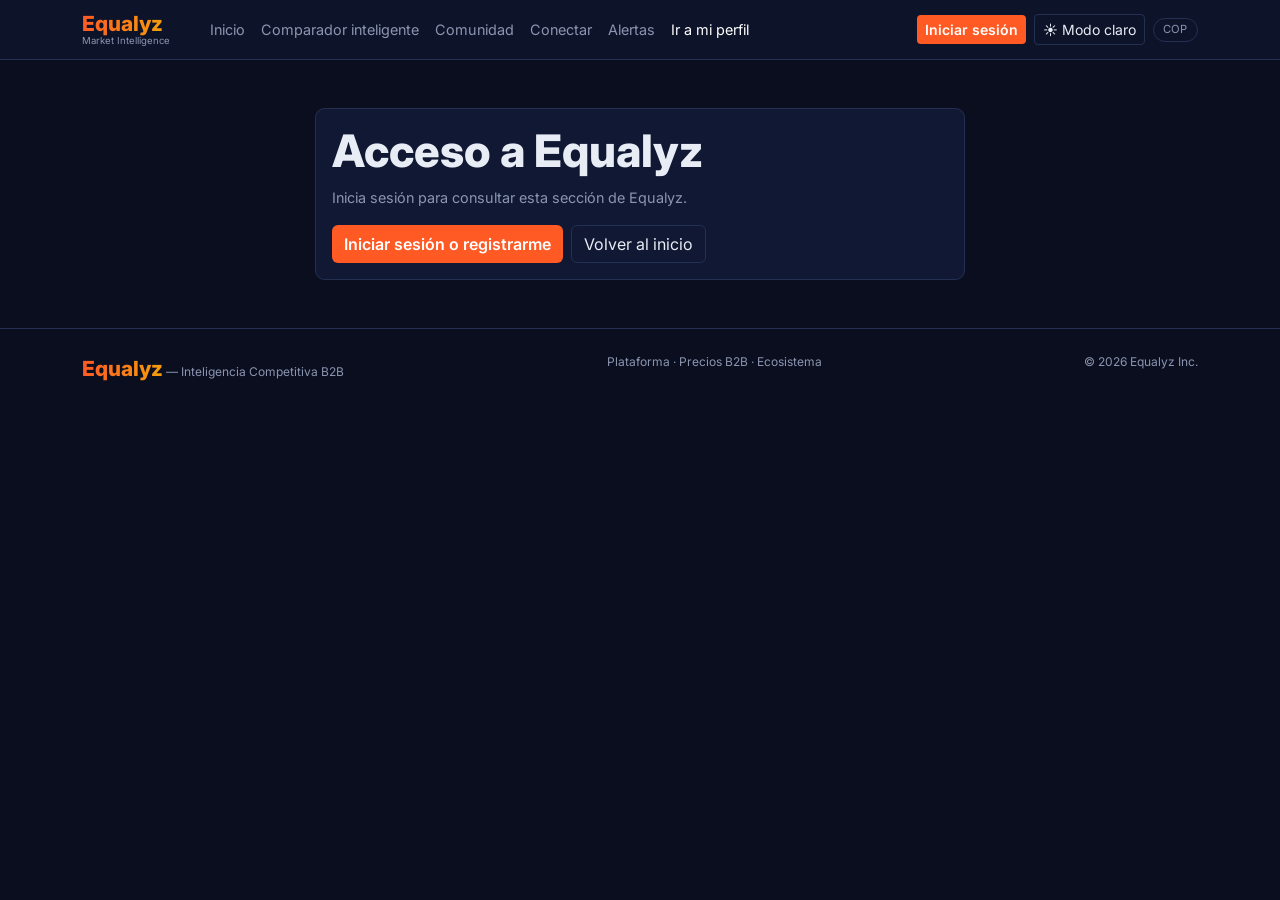
<file: paginas/perfil.html>
<!DOCTYPE html>
<html lang="es">

<head>
    <meta charset="UTF-8">
    <meta name="viewport" content="width=device-width, initial-scale=1">
    <title>Mi perfil | Equalyz</title>
    <link href="https://cdn.jsdelivr.net/npm/bootstrap@5.3.8/dist/css/bootstrap.min.css" rel="stylesheet">
    <link href="https://fonts.googleapis.com/css2?family=Inter:wght@400;600;800&display=swap" rel="stylesheet">
    <link rel="stylesheet" href="../css/styles.css">
</head>

<body>
    <nav class="navbar navbar-expand-lg sticky-top">
        <div class="container">
            <a class="navbar-brand brand" href="../index.html"><span class="brand-n">Equalyz</span><small>Market
                    Intelligence</small></a>
            <button class="navbar-toggler border-secondary" type="button" data-bs-toggle="collapse" data-bs-target="#m"
                aria-controls="m" aria-expanded="false" aria-label="Menú"></span></button>
            <div class="collapse navbar-collapse" id="m">
                <ul class="navbar-nav me-auto ms-lg-3">
                    <li><a class="nav-link" href="../index.html">Inicio</a></li>
                    <li><a class="nav-link" href="./comparador.html">Comparador inteligente</a></li>
                    <li id="navEmp" class="d-none">
                        <a class="nav-link" href="./emprendedor.html">Emprendedor B2B</a>
                    </li>
                    <li><a class="nav-link" href="./comunidad.html">Comunidad</a></li>
                    <li><a class="nav-link" href="./conectar.html">Conectar</a></li>
                    <li><a class="nav-link" href="./alertas.html">Alertas</a></li>
                    <li><a class="nav-link active" href="./perfil.html">Ir a mi perfil</a></li>
                </ul>
                <span id="authBox"></span><button id="tema" class="btn btn-out btn-sm me-2" type="button">☀ Modo
                    claro</button><span class="tag">COP</span>
            </div>
        </div>
    </nav>
    <main class="container pt-4" data-auth>
        <h1 class="hero-t">Mi perfil</h1>
        <div class="card-eq mt-3">
            <div class="d-flex align-items-center gap-3 mb-3">
                <div id="pfAv"></div>
                <div>
                    <div class="mu small" id="pfMail"></div><label class="btn btn-out btn-sm mt-1" for="pfFile">Cambiar
                        foto</label><input id="pfFile" type="file" accept="image/*" class="d-none">
                </div>
            </div>
            <label class="mu small" for="pfNom">Nombre</label>
            <input id="pfNom" class="form-control inp mb-3" maxlength="40" type="text" required autocomplete="name">
            <button id="pfOk" class="btn btn-ac">Guardar cambios</button>
        </div>
        <div class="card-eq mt-3 d-flex flex-wrap gap-2"><button id="pfOut" class="btn btn-out">Cerrar
                sesión</button><button class="btn btn-out" data-bs-toggle="modal"
                data-bs-target="#mAyuda">Ayuda</button><button class="btn btn-out er" data-bs-toggle="modal"
                data-bs-target="#mDel">Eliminar cuenta</button></div>
    </main>
    <div class="modal fade" id="mAyuda" tabindex="-1">
        <div class="modal-dialog">
            <div class="modal-content p-3">
                <h2 class="fs-5 fw-bold">Ayuda</h2>
                <ul class="small">
                    <li><b>Comparador:</b> pega dos URLs y compara la confiabilidad de las tiendas.</li>
                    <li><b>Alertas:</b> crea reglas y registra precios para recibir avisos.</li>
                    <li><b>Emprendedor B2B:</b> solo visible con sesión iniciada.</li>
                    <li><b>Tus datos</b> se guardan solo en este navegador.</li>
                </ul>
                <p class="mu small mb-0">¿Más dudas? Escríbele a tu equipo de Riwi.</p>
            </div>
        </div>
    </div>
    <div class="modal fade" id="mDel" tabindex="-1">
        <div class="modal-dialog">
            <div class="modal-content p-3">
                <h2 class="fs-5 fw-bold er">Eliminar cuenta</h2>
                <p class="small">Se borrarán tu cuenta, tus comentarios, tus productos, reglas y alertas de este
                    navegador. No se puede deshacer.</p>
                <div class="d-flex gap-2"><button id="pfDel" class="btn btn-ac">Sí, eliminar</button><button
                        class="btn btn-out" data-bs-dismiss="modal">Cancelar</button></div>
            </div>
        </div>
    </div>
    <footer class="py-4 mt-5">
        <div class="container d-flex flex-wrap justify-content-between gap-2"><span><b class="brand-n">Equalyz</b> —
                Inteligencia Competitiva B2B</span><span>Plataforma · Precios B2B · Ecosistema</span><span>© 2026
                Equalyz Inc.</span></div>
    </footer>
    <script src="https://cdn.jsdelivr.net/npm/bootstrap@5.3.8/dist/js/bootstrap.bundle.min.js"></script>
    <script src="../JS/tema.js"></script>
    <script src="../JS/datos-dian.js"></script>
    <script src="../JS/app.js"></script>
</body>

</html>
</file>
<file: css/styles.css>
:root,
[data-bs-theme=dark] {
    --bg: #0a0e1f;
    --sf: #111833;
    --sf2: #16203f;
    --bd: #243052;
    --ac: #ff5a24;
    --tx: #e8ecf5;
    --hi: #fff;
    --mu: #8b95b0;
    --ok: #22c55e;
    --wa: #f59e0b;
    --er: #ef4444;
    --nav: #0d1328;
    --c1: #5a0e0e;
    --c2: #2a0a14;
    --cbd: #6b1a1a;
    --i1: #1b2548;
    --i2: #3b2410
}

[data-bs-theme=light] {
    --bg: #f3f5fb;
    --sf: #fff;
    --sf2: #eaeef7;
    --bd: #d3d9e8;
    --ac: #d4380a;
    --tx: #141b30;
    --hi: #0a0e1f;
    --mu: #566079;
    --ok: #15803d;
    --wa: #b45309;
    --er: #dc2626;
    --nav: #fff;
    --c1: #fde4de;
    --c2: #fff0e2;
    --cbd: #f1b4a4;
    --i1: #dfe6f7;
    --i2: #fbdcc4
}

body {
    background: var(--bg);
    color: var(--tx);
    font-family: Inter, system-ui, sans-serif;
    font-size: .9rem
}

a {
    text-decoration: none
}

.navbar {
    background: var(--nav);
    border-bottom: 1px solid var(--bd)
}

.navbar .nav-link {
    color: var(--mu)
}

.navbar .nav-link.active,
.navbar .nav-link:hover {
    color: var(--hi)
}

[data-bs-theme=dark] .navbar-toggler-icon {
    filter: invert(1)
}

.brand {
    line-height: 1.1
}

.brand small {
    display: block;
    font-size: .6rem;
    color: var(--mu);
    font-weight: 400
}

.brand-n {
    font-weight: 800;
    font-size: 1.3rem;
    background: linear-gradient(90deg, var(--ac), var(--wa));
    -webkit-background-clip: text;
    background-clip: text;
    color: transparent
}

.btn-ac {
    background: var(--ac);
    color: #fff;
    font-weight: 600;
    border: 0
}

.btn-ac:hover {
    background: #ff5522;
    color: #fff
}

.btn-out {
    border: 1px solid var(--bd);
    color: var(--tx);
    background: transparent
}

.btn-out:hover {
    background: var(--sf2);
    color: var(--hi)
}

.card-eq {
    background: var(--sf);
    border: 1px solid var(--bd);
    border-radius: .6rem;
    padding: 1rem
}

.card-eq.best {
    border-top: 3px solid var(--ac)
}

.mu {
    color: var(--mu)
}

.ok {
    color: var(--ok)
}

.wa {
    color: var(--wa)
}

.er {
    color: var(--er)
}

.ac {
    color: var(--ac)
}

.tag {
    font-size: .7rem;
    border: 1px solid var(--bd);
    border-radius: 2rem;
    padding: .15rem .6rem;
    color: var(--mu);
    display: inline-block
}

.tag.ok {
    border-color: var(--ok);
    color: var(--ok)
}

.tag.er {
    border-color: var(--er);
    color: var(--er)
}

.tag.wa {
    border-color: var(--wa);
    color: var(--wa)
}

.tag.ac {
    border-color: var(--ac);
    color: var(--ac)
}

.inp {
    background: var(--sf);
    border: 1px solid var(--bd);
    color: var(--tx)
}

.inp:focus {
    background: var(--sf);
    color: var(--tx);
    border-color: var(--ac);
    box-shadow: none;
}

.inp::placeholder {
    color: var(--mu)
}

.stat b {
    font-size: 1.5rem;
    display: block
}

.hero-t {
    font-weight: 800;
    font-size: clamp(1.9rem, 5vw, 2.8rem)
}

.sec-t {
    font-weight: 700;
    font-size: 1.4rem
}

.img-ph {
    height: 170px;
    border-radius: .5rem;
    background: linear-gradient(135deg, var(--i1), var(--i2))
}

.bar {
    height: 6px;
    border-radius: 4px;
    background: var(--bd);
    overflow: hidden
}

.bar i {
    display: block;
    height: 100%
}

.cta {
    background: linear-gradient(90deg, var(--c1), var(--c2));
    border: 1px solid var(--cbd);
    border-radius: .6rem;
    padding: 1.5rem
}

.table-eq {
    --bs-table-bg: transparent;
    --bs-table-color: var(--tx);
    --bs-table-border-color: var(--bd)
}

.table-eq th {
    color: var(--mu);
    font-size: .7rem;
    font-weight: 600
}

footer {
    border-top: 1px solid var(--bd);
    color: var(--mu);
    font-size: .75rem
}

:focus-visible {
    outline: 2px solid var(--ac);
    outline-offset: 2px
}

.score {
    display: flex;
    align-items: center;
    justify-content: center;
    flex: none;
    width: 5rem;
    height: 5rem;
    border-radius: 50%;
    border: 4px solid currentColor;
    background: rgba(245, 158, 11, .12);
    font-size: 1.5rem;
    font-weight: 800
}

.score.win {
    width: 6.5rem;
    height: 6.5rem;
    font-size: 2rem;
    background: rgba(34, 197, 94, .16);
    box-shadow: none;
    border-width: 6px
}

.chip {
    display: inline-flex;
    gap: .4rem;
    align-items: center;
    background: var(--sf2);
    border: 1px solid var(--bd);
    border-radius: 2rem;
    padding: .2rem .4rem .2rem .8rem;
    margin: .2rem .3rem 0 0;
    font-size: .8rem
}

.chip button {
    border: 0;
    background: none;
    color: var(--mu)
}

.emo {
    height: 90px;
    border-radius: .5rem;
    display: grid;
    place-items: center;
    font-size: 2.6rem;
    background: linear-gradient(135deg, var(--i1), var(--i2))
}

.modal-content {
    background: var(--sf);
    color: var(--tx);
    border: 1px solid var(--bd)
}

/* Puntuaciones del comparador */
.score-high {
    color: var(--ok);
}

.score-medium {
    color: var(--wa);
}

.score-low {
    color: var(--er);
}

.score-na {
    color: var(--mu);
}

/* Imagen de perfil */
.profile-photo {
    width: 90px;
    height: 90px;
    border-radius: 50%;
    object-fit: cover;
}

.profile-avatar {
    width: 90px;
    height: 90px;
    border-radius: 50%;
    display: grid;
    place-items: center;
    background: var(--sf2);
    color: var(--ac);
    font-size: 2rem;
    font-weight: 800;
}

/* Tarjeta de acceso */
.access-card {
    max-width: 650px;
    margin-left: auto;
    margin-right: auto;
}
</file>
